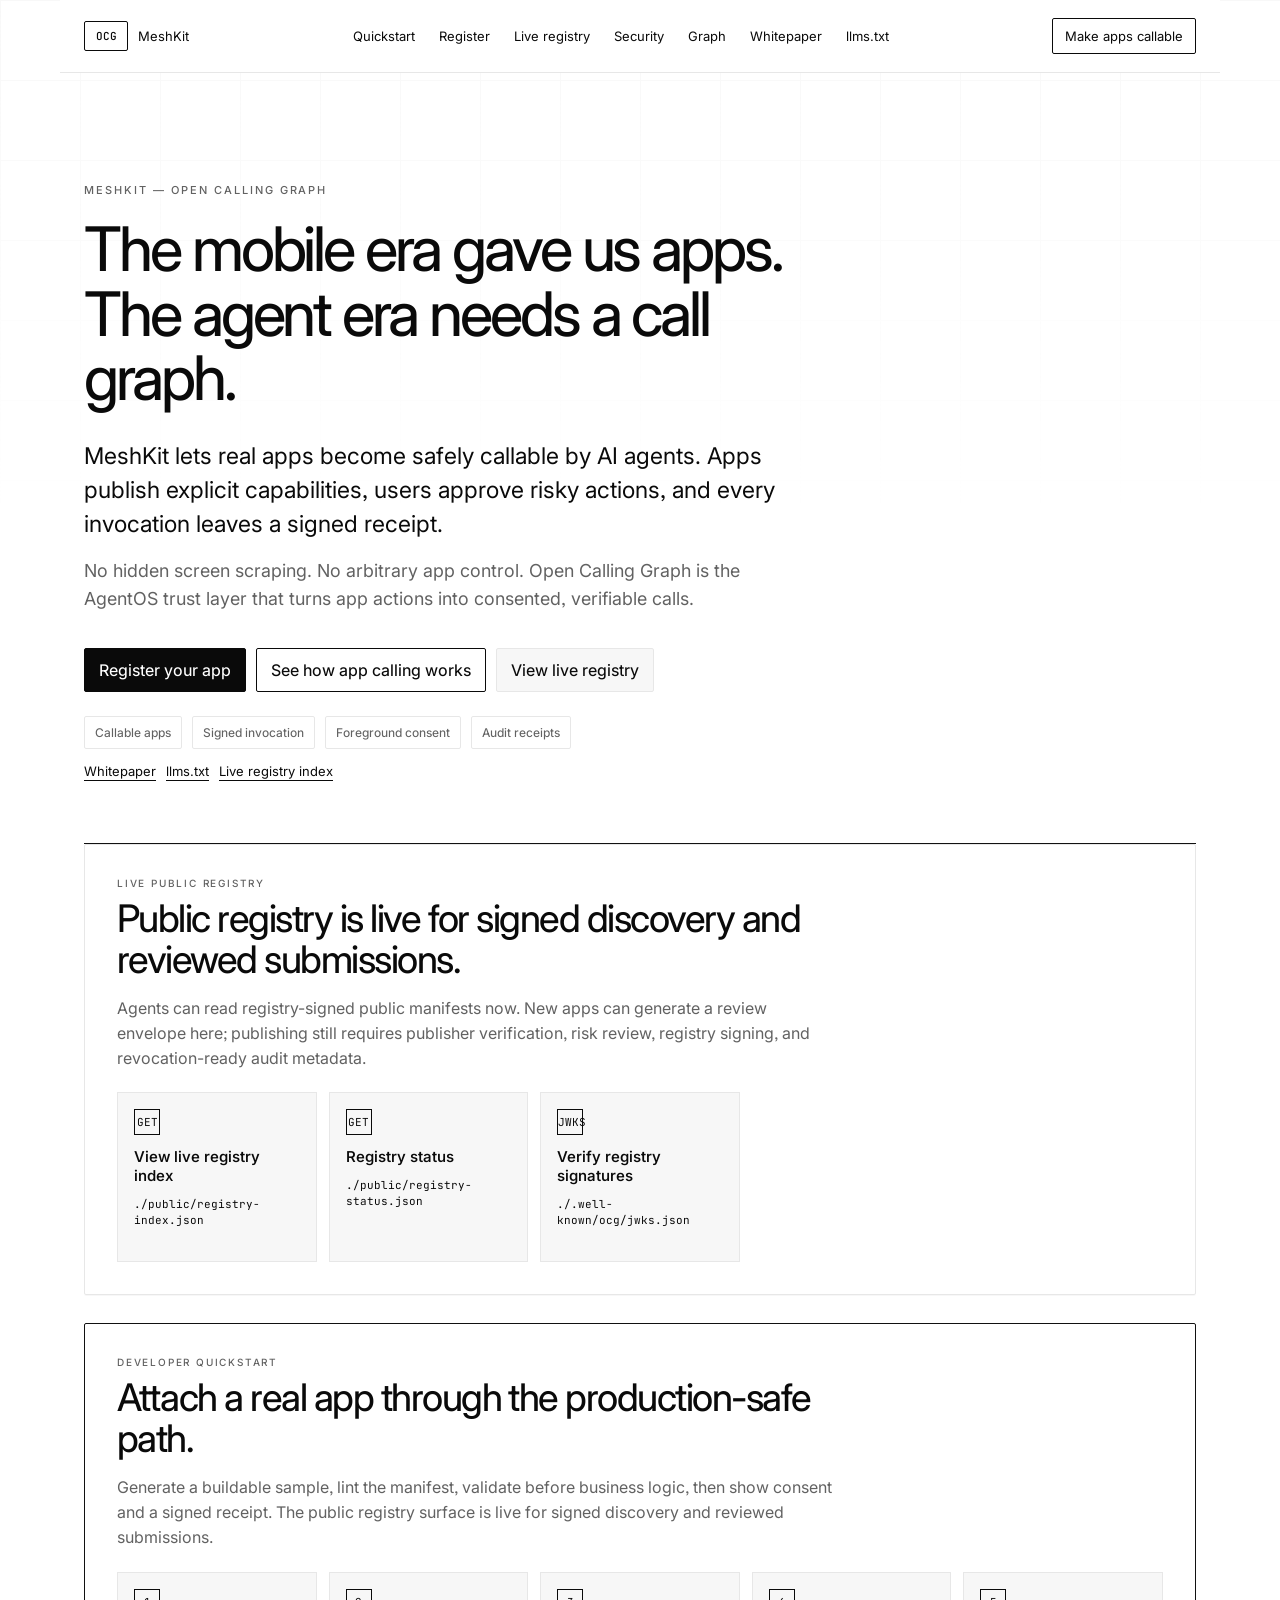
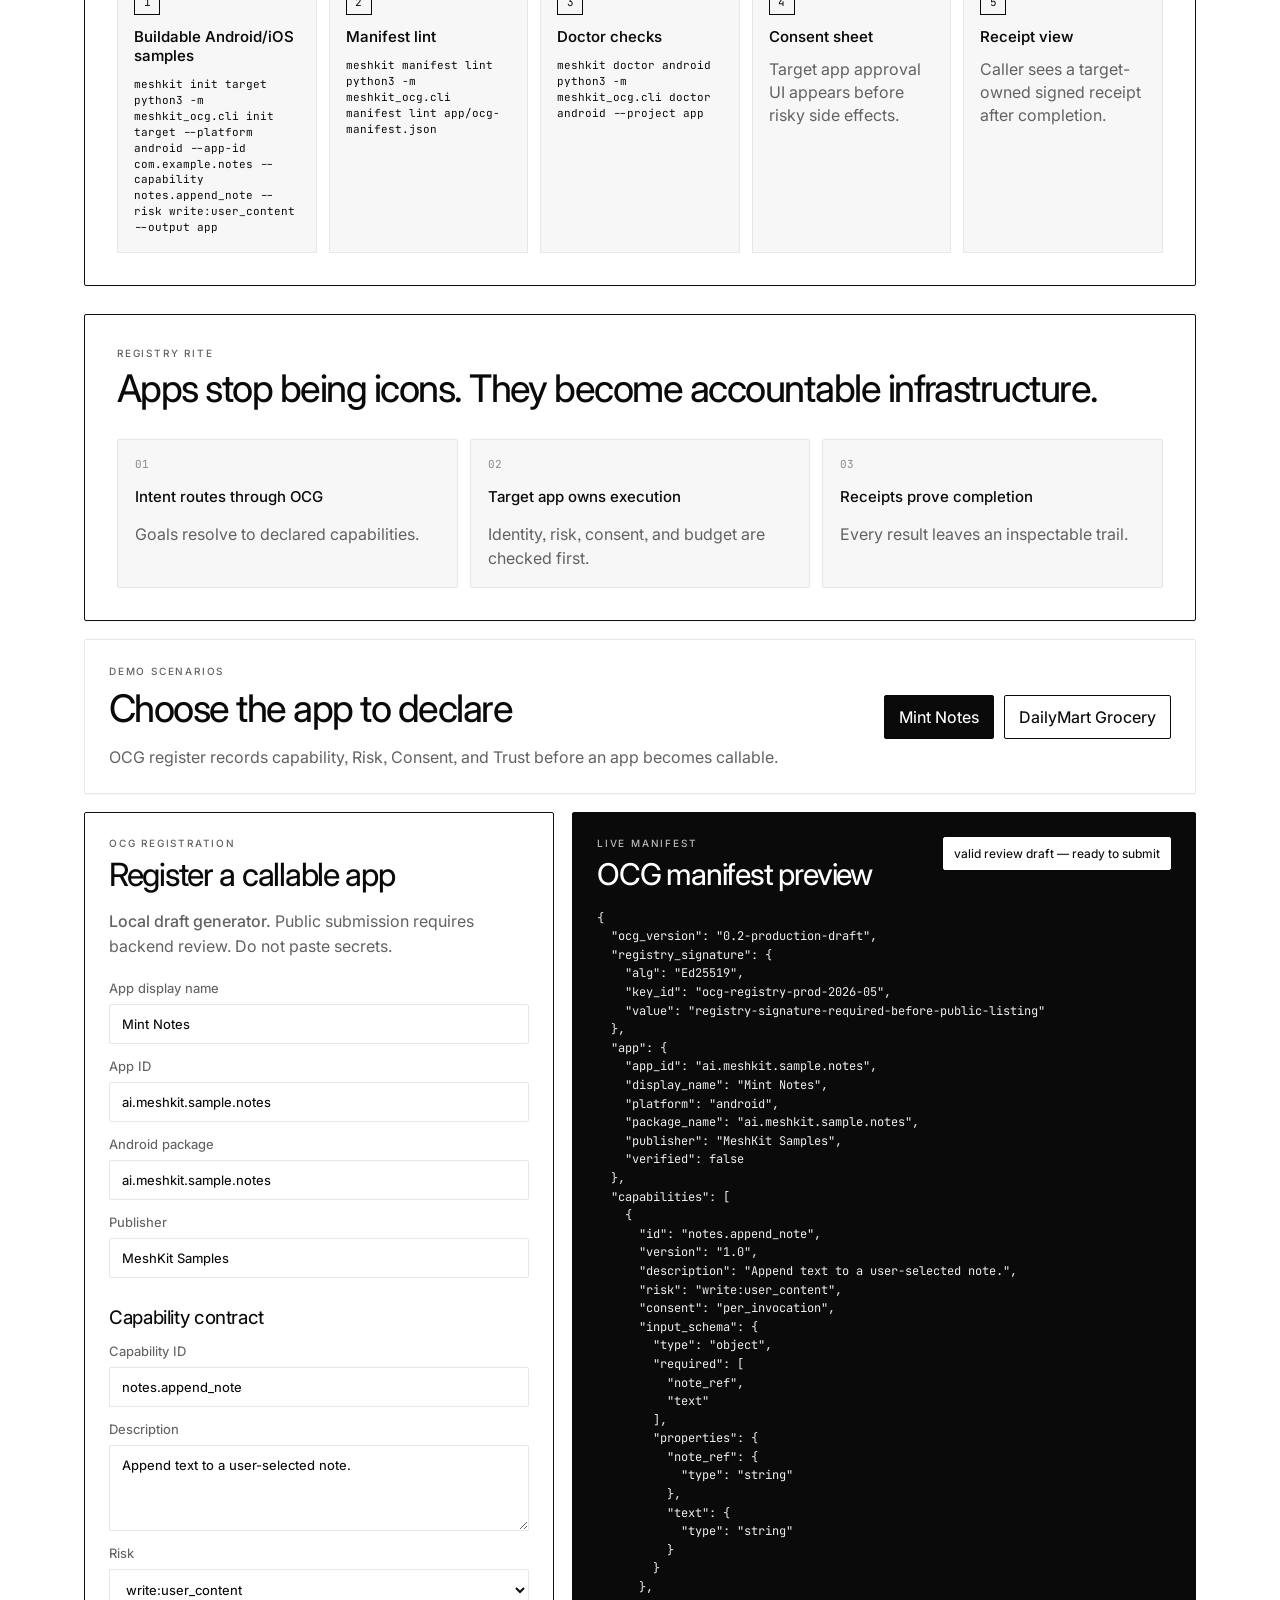
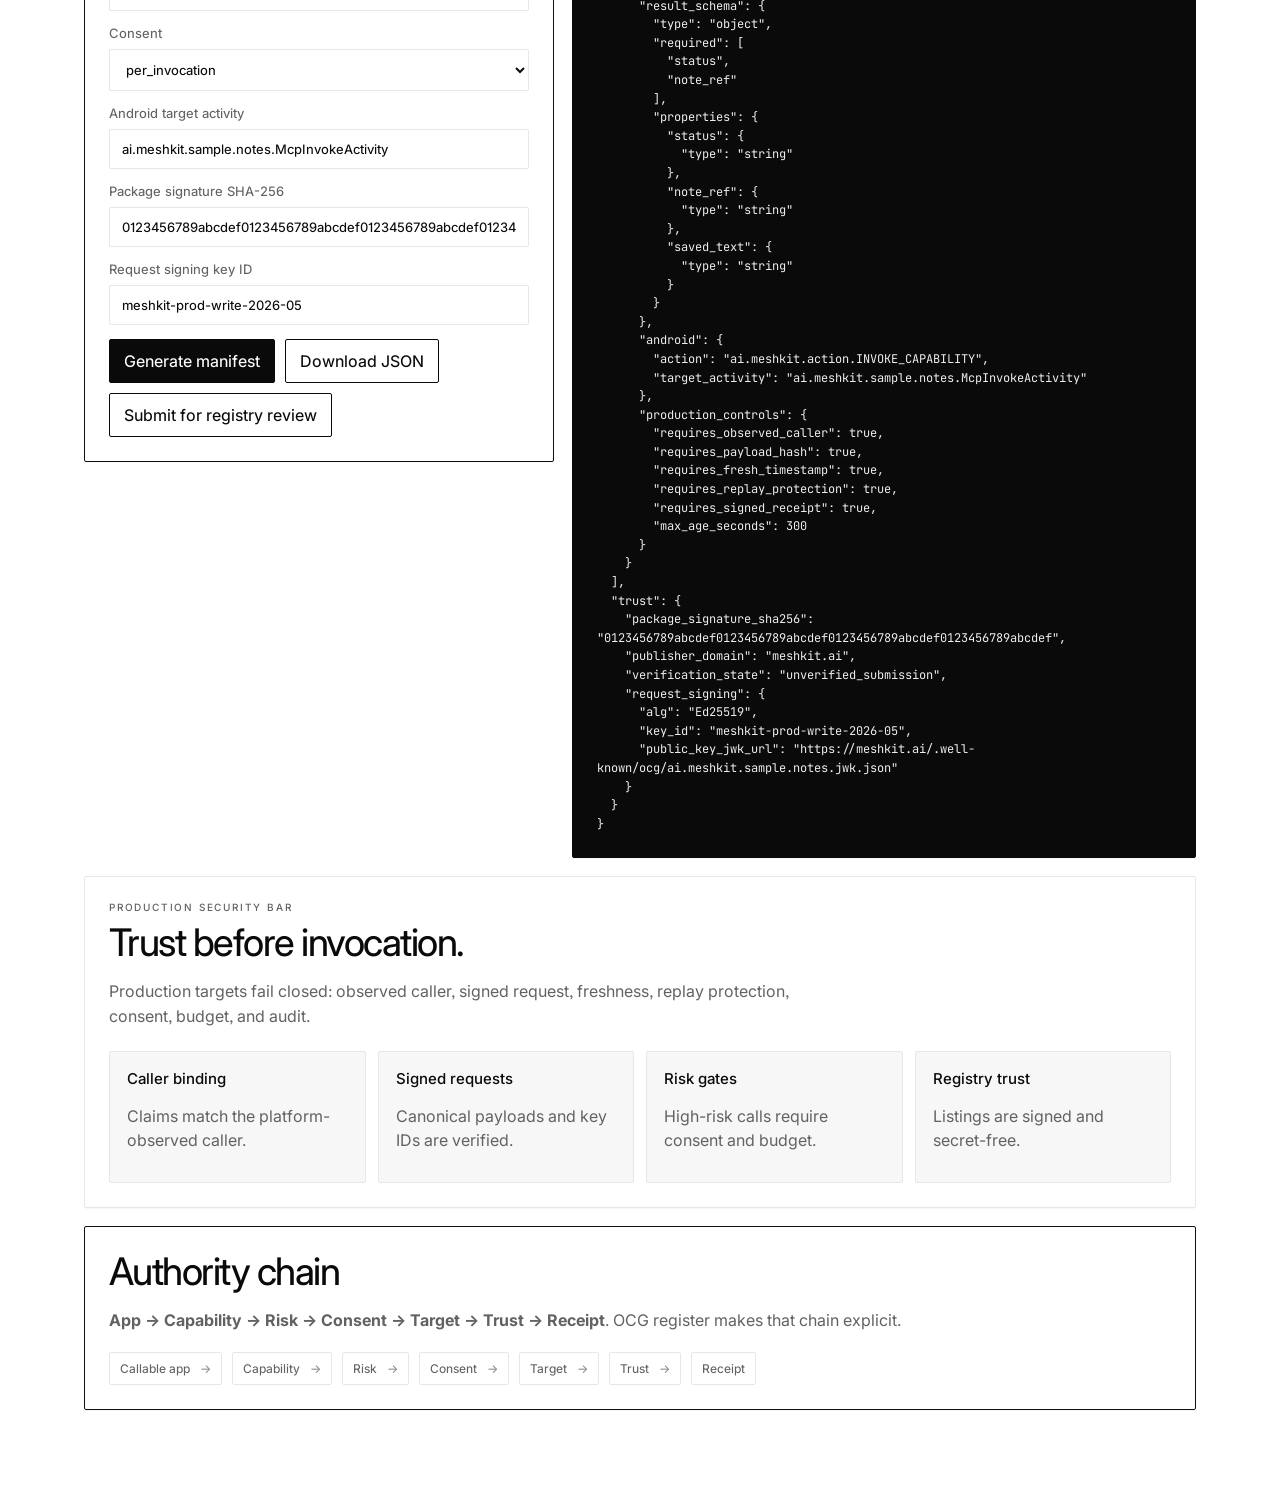
<file: index.html>
<!doctype html>
<html lang="en">
<head>
  <meta charset="utf-8" />
  <meta name="viewport" content="width=device-width, initial-scale=1" />
  <title>Open Calling Graph • MeshKit</title>
  <link rel="preconnect" href="https://fonts.googleapis.com" />
  <link rel="preconnect" href="https://fonts.gstatic.com" crossorigin />
  <link href="https://fonts.googleapis.com/css2?family=Inter:wght@300;400;500;600;700;800&family=JetBrains+Mono:wght@400;500;600&display=swap" rel="stylesheet" />
  <link rel="stylesheet" href="./style.css?v=plain-hero-1" />
</head>
<body data-scenario="notes">
  <div class="meshGlow meshGlowA"></div>
  <div class="meshGlow meshGlowB"></div>

  <header class="nav">
    <a class="brand" href="#top" aria-label="MeshKit home"><span class="mark">OCG</span><span>MeshKit</span></a>
    <nav aria-label="Primary navigation">
      <a href="#quickstart">Quickstart</a>
      <a href="#register">Register</a>
      <a href="#live-registry">Live registry</a>
      <a href="#security">Security</a>
      <a href="#graph">Graph</a>
      <a href="./whitepaper.html">Whitepaper</a>
      <a href="./llms.txt">llms.txt</a>
    </nav>
    <a class="navCta" href="#register">Make apps callable</a>
  </header>

  <main id="top">
    <section class="hero">
      <p class="eyebrow">MeshKit — Open Calling Graph</p>
      <h1>The mobile era gave us apps. The agent era needs a call graph.</h1>
      <p class="lede">MeshKit lets real apps become safely callable by AI agents. Apps publish explicit capabilities, users approve risky actions, and every invocation leaves a signed receipt.</p>
      <p class="plainPromise">No hidden screen scraping. No arbitrary app control. Open Calling Graph is the AgentOS trust layer that turns app actions into consented, verifiable calls.</p>
      <div class="heroActions">
        <a class="primaryCta" href="#register">Register your app</a>
        <a class="secondaryCta" href="#graph">See how app calling works</a>
        <a class="tertiaryCta" href="#live-registry">View live registry</a>
      </div>
      <div class="heroPills" aria-label="Open Calling Graph promises">
        <span>Callable apps</span><span>Signed invocation</span><span>Foreground consent</span><span>Audit receipts</span>
      </div>
      <div class="publicFiles" aria-label="Public OCG artifacts">
        <a href="./whitepaper.html">Whitepaper</a>
        <a href="./llms.txt">llms.txt</a>
        <a href="./public/registry-index.json">Live registry index</a>
      </div>
    </section>

    <section class="card xl liveRegistry" id="live-registry">
      <div class="sectionHeader wide">
        <p class="eyebrow compact">Live public registry</p>
        <h2>Public registry is live for signed discovery and reviewed submissions.</h2>
        <p>Agents can read registry-signed public manifests now. New apps can generate a review envelope here; publishing still requires publisher verification, risk review, registry signing, and revocation-ready audit metadata.</p>
      </div>
      <div class="quickstart-grid">
        <article class="quickstart-card"><span class="code-pill">GET</span><strong>View live registry index</strong><code>./public/registry-index.json</code></article>
        <article class="quickstart-card"><span class="code-pill">GET</span><strong>Registry status</strong><code>./public/registry-status.json</code></article>
        <article class="quickstart-card"><span class="code-pill">JWKS</span><strong>Verify registry signatures</strong><code>./.well-known/ocg/jwks.json</code></article>
      </div>
    </section>

    <section class="card xl developerQuickstart" id="quickstart">
      <div class="sectionHeader wide">
        <p class="eyebrow compact">Developer quickstart</p>
        <h2>Attach a real app through the production-safe path.</h2>
        <p>Generate a buildable sample, lint the manifest, validate before business logic, then show consent and a signed receipt. The public registry surface is live for signed discovery and reviewed submissions.</p>
      </div>
      <div class="quickstart-grid">
        <article class="quickstart-card"><span class="code-pill">1</span><strong>Buildable Android/iOS samples</strong><code>meshkit init target
python3 -m meshkit_ocg.cli init target --platform android --app-id com.example.notes --capability notes.append_note --risk write:user_content --output app</code></article>
        <article class="quickstart-card"><span class="code-pill">2</span><strong>Manifest lint</strong><code>meshkit manifest lint
python3 -m meshkit_ocg.cli manifest lint app/ocg-manifest.json</code></article>
        <article class="quickstart-card"><span class="code-pill">3</span><strong>Doctor checks</strong><code>meshkit doctor android
python3 -m meshkit_ocg.cli doctor android --project app</code></article>
        <article class="quickstart-card"><span class="code-pill">4</span><strong>Consent sheet</strong><p>Target app approval UI appears before risky side effects.</p></article>
        <article class="quickstart-card"><span class="code-pill">5</span><strong>Receipt view</strong><p>Caller sees a target-owned signed receipt after completion.</p></article>
      </div>
    </section>

    <section class="thesis card xl" id="graph">
      <div>
        <p class="eyebrow compact">Registry rite</p>
        <h2>Apps stop being icons. They become accountable infrastructure.</h2>
      </div>
      <div class="thesisGrid">
        <article><span>01</span><strong>Intent routes through OCG</strong><p>Goals resolve to declared capabilities.</p></article>
        <article><span>02</span><strong>Target app owns execution</strong><p>Identity, risk, consent, and budget are checked first.</p></article>
        <article><span>03</span><strong>Receipts prove completion</strong><p>Every result leaves an inspectable trail.</p></article>
      </div>
    </section>

    <section class="scenario card" id="register">
      <div>
        <p class="eyebrow compact">Demo scenarios</p>
        <h2>Choose the app to declare</h2>
        <p>OCG register records capability, Risk, Consent, and Trust before an app becomes callable.</p>
      </div>
      <div class="scenarioActions" role="group" aria-label="Callable app scenarios">
        <button type="button" id="scenarioNotes">Mint Notes</button>
        <button type="button" id="scenarioGrocery">DailyMart Grocery</button>
      </div>
    </section>

    <section class="grid">
      <form class="card registryForm" id="registryForm">
        <div class="sectionHeader">
          <p class="eyebrow compact">OCG registration</p>
          <h2>Register a callable app</h2>
          <p class="formNote"><strong>Local draft generator.</strong> Public submission requires backend review. Do not paste secrets.</p>
        </div>
        <label>App display name <input id="displayName" value="Mint Notes" /></label>
        <label>App ID <input id="appId" value="ai.meshkit.sample.notes" /></label>
        <label>Android package <input id="packageName" value="ai.meshkit.sample.notes" /></label>
        <label>Publisher <input id="publisher" value="MeshKit Samples" /></label>

        <h3>Capability contract</h3>
        <label>Capability ID <input id="capabilityId" value="notes.append_note" /></label>
        <label>Description <textarea id="description">Append text to a user-selected note.</textarea></label>
        <label>Risk
          <select id="risk">
            <option>read:public</option>
            <option>read:user_content</option>
            <option selected>write:user_content</option>
            <option>send:external</option>
            <option>spend:money</option>
            <option>identity</option>
            <option>location</option>
          </select>
        </label>
        <label>Consent
          <select id="consent">
            <option>none</option>
            <option>first_use</option>
            <option selected>per_invocation</option>
            <option>budgeted_per_invocation</option>
            <option>always_deny</option>
          </select>
        </label>
        <label>Android target activity <input id="targetActivity" value="ai.meshkit.sample.notes.McpInvokeActivity" /></label>
        <label>Package signature SHA-256 <input id="signature" value="0123456789abcdef0123456789abcdef0123456789abcdef0123456789abcdef" /></label>
        <label>Request signing key ID <input id="keyId" value="meshkit-prod-2026-05" /></label>
        <div class="actions">
          <button type="button" id="generate">Generate manifest</button>
          <button type="button" id="download">Download JSON</button>
          <button type="button" id="submitReview">Submit for registry review</button>
        </div>
      </form>

      <aside class="card preview" id="manifest">
        <div class="previewHeader">
          <div>
            <p class="eyebrow compact">Live manifest</p>
            <h2>OCG manifest preview</h2>
          </div>
          <span id="statusBadge">valid draft</span>
        </div>
        <pre id="output" aria-live="polite"></pre>
      </aside>
    </section>

    <section class="card security" id="security">
      <div class="sectionHeader wide">
        <p class="eyebrow compact">Production security bar</p>
        <h2>Trust before invocation.</h2>
        <p>Production targets fail closed: observed caller, signed request, freshness, replay protection, consent, budget, and audit.</p>
      </div>
      <div class="securityGrid">
        <article><strong>Caller binding</strong><p>Claims match the platform-observed caller.</p></article>
        <article><strong>Signed requests</strong><p>Canonical payloads and key IDs are verified.</p></article>
        <article><strong>Risk gates</strong><p>High-risk calls require consent and budget.</p></article>
        <article><strong>Registry trust</strong><p>Listings are signed and secret-free.</p></article>
      </div>
    </section>

    <section class="card map">
      <h2>Authority chain</h2>
      <p><strong>App → Capability → Risk → Consent → Target → Trust → Receipt</strong>. OCG register makes that chain explicit.</p>
      <div class="chain">
        <span>Callable app</span><span>Capability</span><span>Risk</span><span>Consent</span><span>Target</span><span>Trust</span><span>Receipt</span>
      </div>
    </section>
  </main>
  <script src="./app.js"></script>
</body>
</html>
</file>
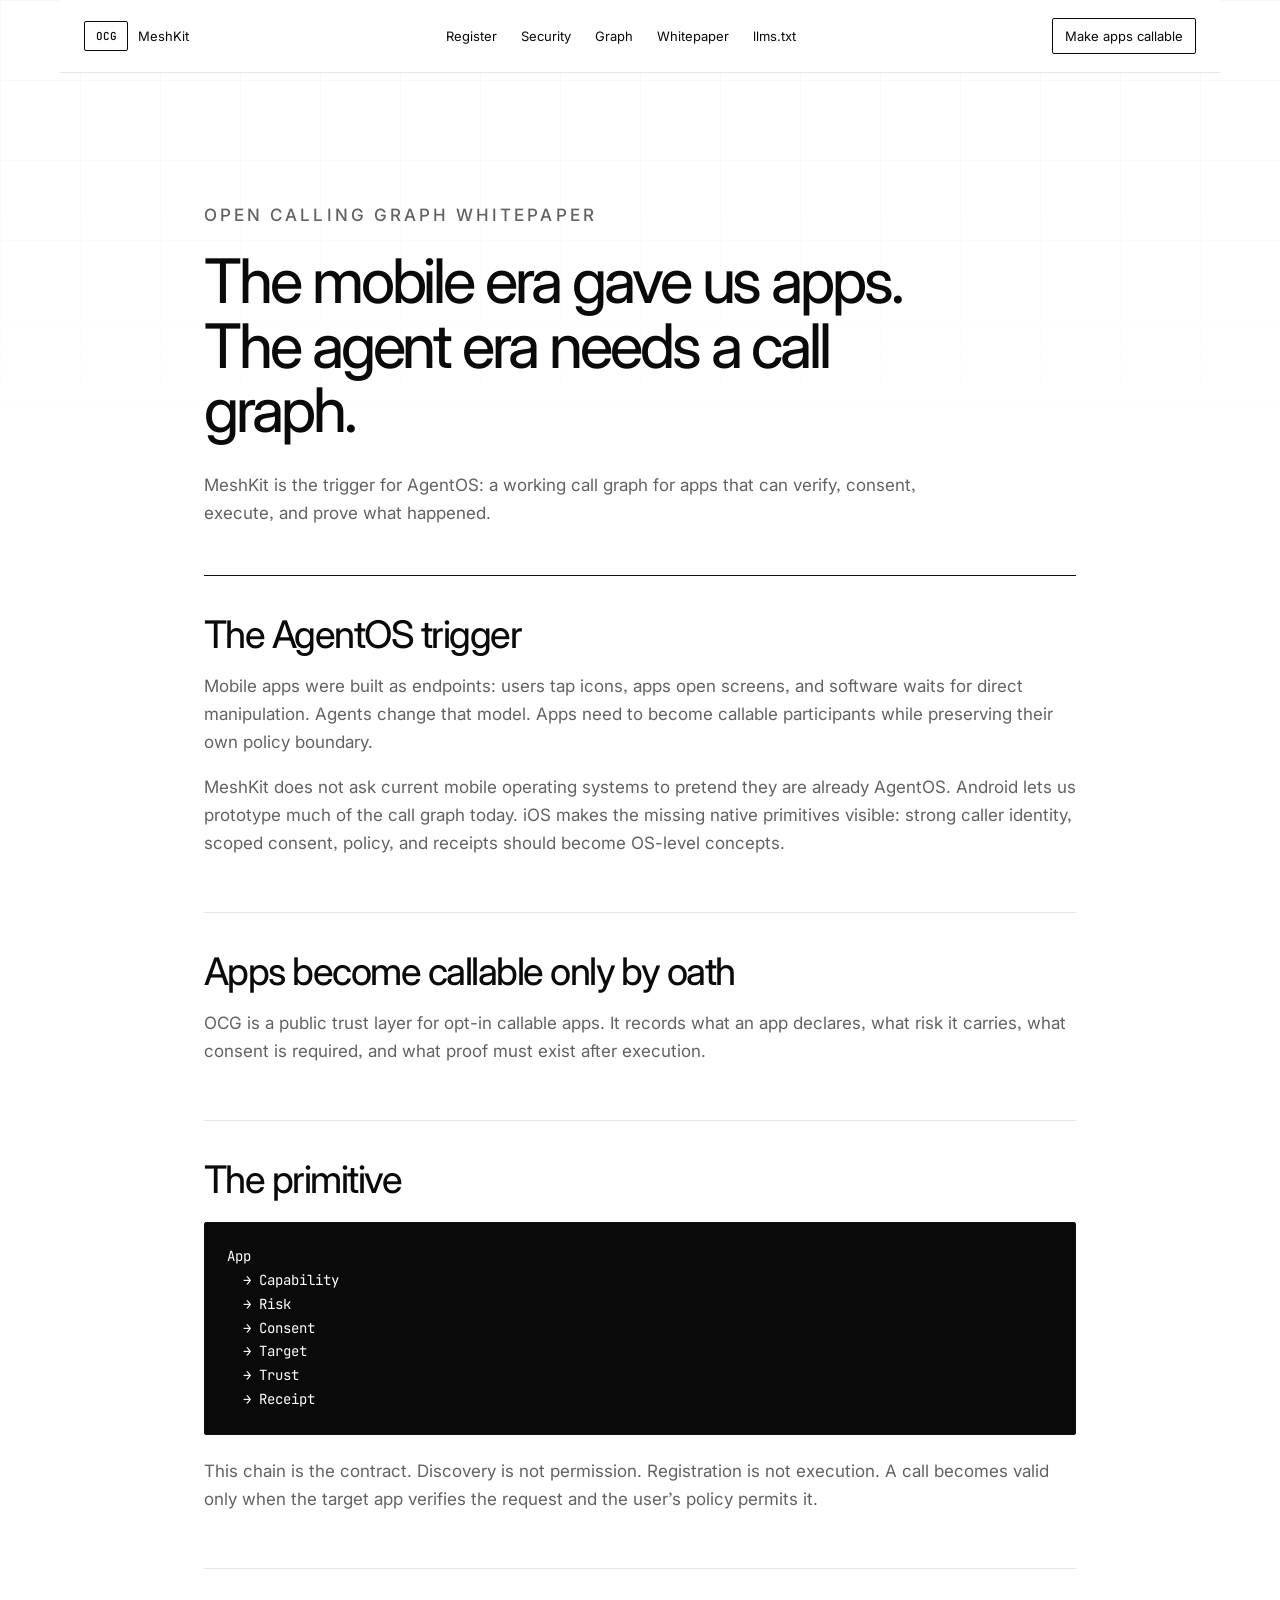
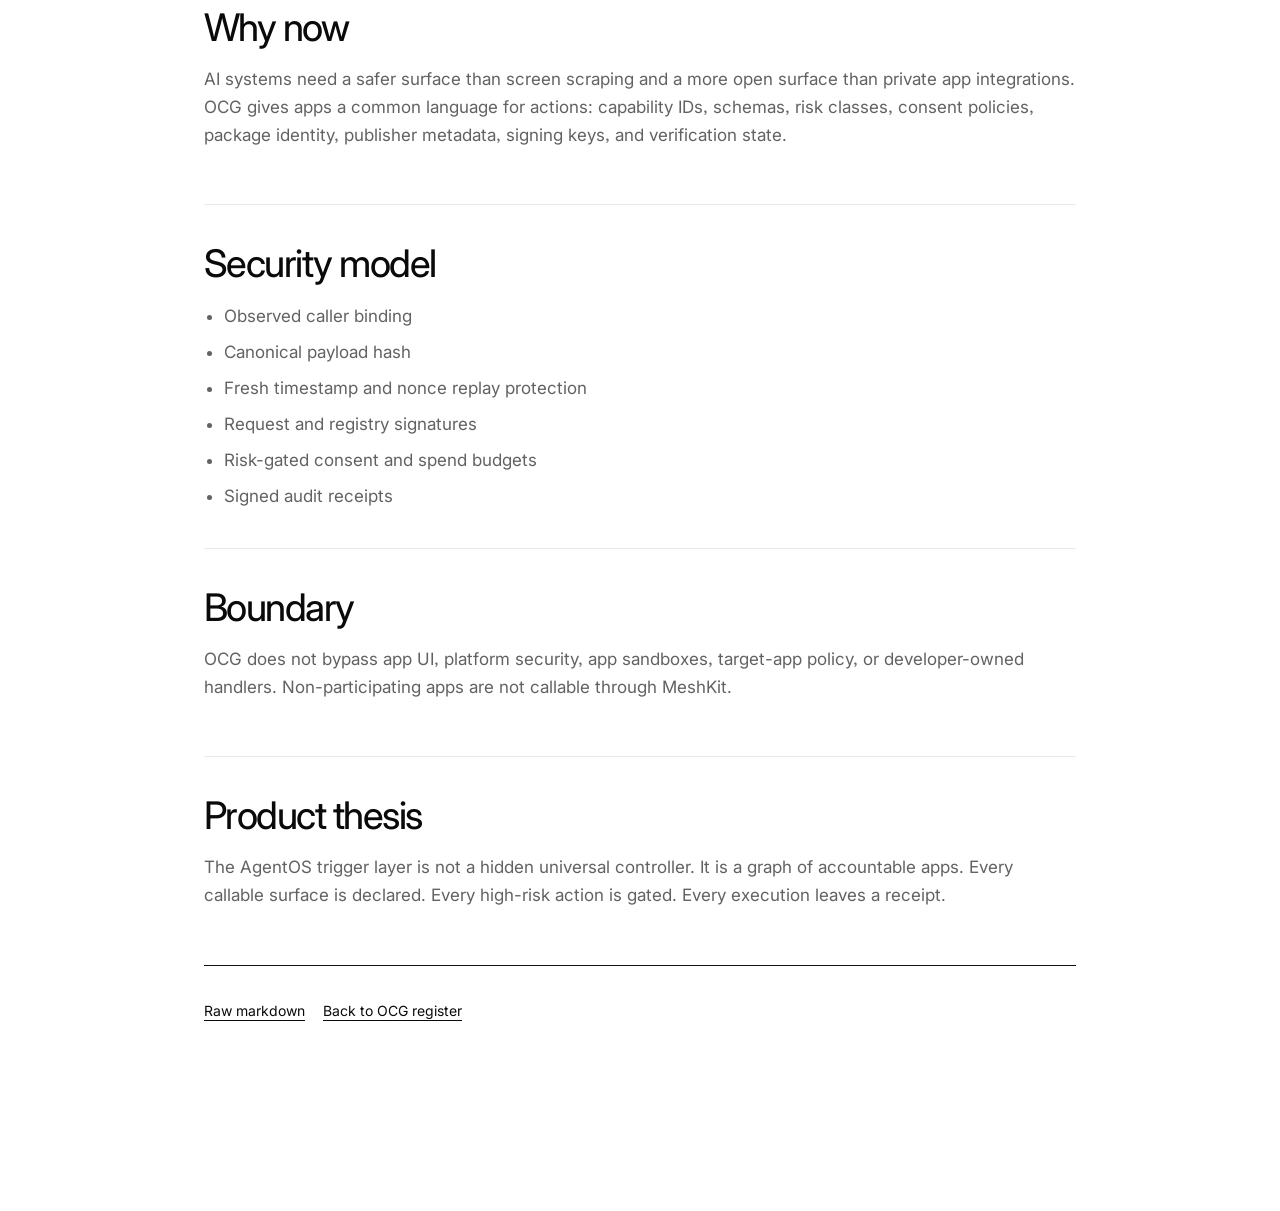
<file: whitepaper.html>
<!doctype html>
<html lang="en">
<head>
  <meta charset="utf-8" />
  <meta name="viewport" content="width=device-width, initial-scale=1" />
  <title>Open Calling Graph Whitepaper • MeshKit</title>
  <link rel="preconnect" href="https://fonts.googleapis.com" />
  <link rel="preconnect" href="https://fonts.gstatic.com" crossorigin />
  <link href="https://fonts.googleapis.com/css2?family=Inter:wght@300;400;500;600&family=JetBrains+Mono:wght@400;500&display=swap" rel="stylesheet" />
  <link rel="stylesheet" href="./style.css?v=sacred-bw-3" />
</head>
<body>
  <header class="nav">
    <a class="brand" href="./index.html#top" aria-label="MeshKit home"><span class="mark">OCG</span><span>MeshKit</span></a>
    <nav aria-label="Primary navigation">
      <a href="./index.html#register">Register</a>
      <a href="./index.html#security">Security</a>
      <a href="./index.html#graph">Graph</a>
      <a href="./whitepaper.html" aria-current="page">Whitepaper</a>
      <a href="./llms.txt">llms.txt</a>
    </nav>
    <a class="navCta" href="./index.html#register">Make apps callable</a>
  </header>

  <main class="paperMain">
    <article class="paper">
      <p class="eyebrow">Open Calling Graph whitepaper</p>
      <h1>The mobile era gave us apps. The agent era needs a call graph.</h1>
      <p class="lede">MeshKit is the trigger for AgentOS: a working call graph for apps that can verify, consent, execute, and prove what happened.</p>

      <section>
        <h2>The AgentOS trigger</h2>
        <p>Mobile apps were built as endpoints: users tap icons, apps open screens, and software waits for direct manipulation. Agents change that model. Apps need to become callable participants while preserving their own policy boundary.</p>
        <p>MeshKit does not ask current mobile operating systems to pretend they are already AgentOS. Android lets us prototype much of the call graph today. iOS makes the missing native primitives visible: strong caller identity, scoped consent, policy, and receipts should become OS-level concepts.</p>
      </section>

      <section>
        <h2>Apps become callable only by oath</h2>
        <p>OCG is a public trust layer for opt-in callable apps. It records what an app declares, what risk it carries, what consent is required, and what proof must exist after execution.</p>
      </section>

      <section>
        <h2>The primitive</h2>
        <pre class="paperCode">App
  → Capability
  → Risk
  → Consent
  → Target
  → Trust
  → Receipt</pre>
        <p>This chain is the contract. Discovery is not permission. Registration is not execution. A call becomes valid only when the target app verifies the request and the user’s policy permits it.</p>
      </section>

      <section>
        <h2>Why now</h2>
        <p>AI systems need a safer surface than screen scraping and a more open surface than private app integrations. OCG gives apps a common language for actions: capability IDs, schemas, risk classes, consent policies, package identity, publisher metadata, signing keys, and verification state.</p>
      </section>

      <section>
        <h2>Security model</h2>
        <ul>
          <li>Observed caller binding</li>
          <li>Canonical payload hash</li>
          <li>Fresh timestamp and nonce replay protection</li>
          <li>Request and registry signatures</li>
          <li>Risk-gated consent and spend budgets</li>
          <li>Signed audit receipts</li>
        </ul>
      </section>

      <section>
        <h2>Boundary</h2>
        <p>OCG does not bypass app UI, platform security, app sandboxes, target-app policy, or developer-owned handlers. Non-participating apps are not callable through MeshKit.</p>
      </section>

      <section>
        <h2>Product thesis</h2>
        <p>The AgentOS trigger layer is not a hidden universal controller. It is a graph of accountable apps. Every callable surface is declared. Every high-risk action is gated. Every execution leaves a receipt.</p>
      </section>

      <footer class="paperFooter">
        <a href="./whitepaper.md">Raw markdown</a>
        <a href="./index.html">Back to OCG register</a>
      </footer>
    </article>
  </main>
</body>
</html>
</file>
<file: style.css>
:root {
  --bg: #ffffff;
  --ink: #0a0a0a;
  --muted: #626262;
  --soft: #8a8a8a;
  --line: #e7e7e7;
  --line-strong: #111111;
  --surface: #ffffff;
  --surface-quiet: #f7f7f7;
  --focus: #111111;
}

* { box-sizing: border-box; }
html { scroll-behavior: smooth; }
body {
  margin: 0;
  min-height: 100vh;
  font-family: 'Inter', ui-sans-serif, system-ui, -apple-system, BlinkMacSystemFont, "Segoe UI", sans-serif;
  font-feature-settings: "cv01", "ss03", "kern";
  background: var(--bg);
  color: var(--ink);
}
body::before {
  content: "";
  position: fixed;
  inset: 0;
  pointer-events: none;
  background-image: linear-gradient(#f2f2f2 1px, transparent 1px), linear-gradient(90deg, #f2f2f2 1px, transparent 1px);
  background-size: 80px 80px;
  opacity: .55;
  mask-image: linear-gradient(to bottom, #000 0%, transparent 58%);
}
.meshGlow { display: none; }

.nav {
  position: sticky;
  top: 0;
  z-index: 20;
  display: flex;
  align-items: center;
  justify-content: space-between;
  gap: 24px;
  max-width: 1160px;
  margin: 0 auto;
  padding: 18px 24px;
  background: rgba(255,255,255,.92);
  border-bottom: 1px solid var(--line);
  backdrop-filter: blur(18px);
}
.brand, .nav a { color: var(--ink); text-decoration: none; font-size: 13px; font-weight: 400; }
.brand { display: flex; align-items: center; gap: 10px; }
.mark {
  display: inline-grid;
  place-items: center;
  height: 30px;
  min-width: 44px;
  border: 1px solid var(--ink);
  border-radius: 2px;
  background: #fff;
  color: var(--ink);
  font-family: 'JetBrains Mono', monospace;
  font-size: 11px;
  font-weight: 500;
}
.nav nav { display: flex; gap: 24px; }
.navCta { padding: 9px 12px; border: 1px solid var(--ink); border-radius: 2px; background: #fff; }

main { max-width: 1160px; margin: 0 auto; padding: 58px 24px 96px; position: relative; z-index: 1; }
.hero { min-height: 560px; display: grid; align-content: center; padding: 52px 0 64px; border-bottom: 1px solid var(--line-strong); }
.eyebrow { color: var(--muted); text-transform: uppercase; letter-spacing: .18em; font-weight: 500; font-size: 11px; margin: 0 0 20px; }
.eyebrow.compact { margin: 0 0 9px; font-size: 10px; }
h1 { max-width: 760px; font-size: clamp(36px, 4.8vw, 62px); line-height: 1.05; margin: 0; letter-spacing: -.05em; font-weight: 450; }
h2 { margin: 0; font-size: clamp(24px, 3vw, 38px); line-height: 1.08; letter-spacing: -.04em; font-weight: 450; }
h3 { margin: 28px 0 12px; color: var(--ink); letter-spacing: -.02em; font-weight: 450; }
.lede { max-width: 720px; font-size: clamp(18px, 1.9vw, 23px); line-height: 1.48; color: var(--ink); margin: 28px 0 0; }
.plainPromise { max-width: 690px; margin: 16px 0 0; color: var(--muted); font-size: clamp(15px, 1.4vw, 18px); line-height: 1.6; }
.heroActions, .actions, .scenarioActions, .heroPills, .chain, .publicFiles { display: flex; flex-wrap: wrap; gap: 10px; }
.heroActions { margin-top: 34px; }
.primaryCta, .secondaryCta, .tertiaryCta, button {
  border: 1px solid var(--ink);
  border-radius: 2px;
  padding: 11px 14px;
  font: inherit;
  font-weight: 450;
  cursor: pointer;
  text-decoration: none;
}
.primaryCta, button { color: #fff; background: var(--ink); }
.secondaryCta, button + button { color: var(--ink); background: #fff; box-shadow: none; }
.tertiaryCta { color: var(--ink); border-color: var(--line); background: var(--surface-quiet); }
.heroPills { margin-top: 24px; max-width: 760px; }
.publicFiles { margin-top: 14px; }
.publicFiles a { color: var(--ink); font-size: 13px; font-weight: 400; text-decoration: underline; text-underline-offset: 4px; }
.heroPills span, .chain span, #statusBadge {
  border: 1px solid var(--line);
  background: var(--surface);
  color: var(--muted);
  border-radius: 2px;
  padding: 8px 10px;
  font-weight: 450;
  font-size: 12px;
}

.grid { display: grid; grid-template-columns: minmax(320px, 470px) 1fr; gap: 18px; align-items: start; margin-top: 18px; }
.card {
  background: var(--surface);
  border: 1px solid var(--line);
  border-radius: 2px;
  padding: 24px;
  box-shadow: 0 1px 0 rgba(0,0,0,.03);
}
.card.xl { padding: 32px; }
.sectionHeader { margin-bottom: 22px; }
.sectionHeader.wide { max-width: 720px; }
.sectionHeader p:not(.eyebrow) { color: var(--muted); font-size: 16px; line-height: 1.55; }
.thesis { margin: 28px 0 18px; display: grid; gap: 30px; border-color: var(--line-strong); }
.developerQuickstart { margin: 28px 0 18px; border-color: var(--line-strong); }
.quickstart-grid { display: grid; grid-template-columns: repeat(5, 1fr); gap: 12px; }
.quickstart-card { min-height: 170px; padding: 16px; border: 1px solid var(--line); background: var(--surface-quiet); display: grid; gap: 12px; align-content: start; }
.quickstart-card strong { font-weight: 550; font-size: 15px; }
.quickstart-card p { margin: 0; color: var(--muted); line-height: 1.45; }
.quickstart-card code { white-space: pre-wrap; word-break: break-word; font-family: 'JetBrains Mono', ui-monospace, monospace; font-size: 11px; line-height: 1.45; color: var(--ink); }
.code-pill { width: 26px; height: 26px; display: inline-grid; place-items: center; border: 1px solid var(--ink); font-family: 'JetBrains Mono', monospace; font-size: 11px; }
.thesisGrid, .securityGrid { display: grid; grid-template-columns: repeat(3, 1fr); gap: 12px; }
.securityGrid { grid-template-columns: repeat(4, 1fr); }
.thesisGrid article, .securityGrid article {
  min-height: 132px;
  padding: 17px;
  border: 1px solid var(--line);
  border-radius: 2px;
  background: var(--surface-quiet);
}
.thesisGrid span { display: block; color: var(--soft); font-family: 'JetBrains Mono', monospace; font-size: 11px; margin-bottom: 16px; }
.thesisGrid strong, .securityGrid strong { display: block; color: var(--ink); font-size: 15px; font-weight: 500; margin-bottom: 8px; }
.thesisGrid p, .securityGrid p, .scenario p, .map p { color: var(--muted); line-height: 1.5; margin-bottom: 0; }
.scenario { display: flex; justify-content: space-between; gap: 20px; align-items: center; }
body[data-scenario="grocery"] #scenarioGrocery, body[data-scenario="notes"] #scenarioNotes { background: var(--ink); color: #fff; }
.registryForm { border-color: var(--line-strong); }
.registryForm h2 { font-size: 32px; }
.formNote strong { font-weight: 500; }
label { display: grid; gap: 8px; margin: 14px 0; color: var(--muted); font-weight: 450; font-size: 13px; }
input, textarea, select {
  width: 100%;
  border: 1px solid var(--line);
  border-radius: 2px;
  padding: 11px 12px;
  background: #fff;
  color: var(--ink);
  font: inherit;
  outline: none;
}
input:focus, textarea:focus, select:focus { border-color: var(--focus); box-shadow: 0 0 0 2px #fff, 0 0 0 4px var(--focus); }
textarea { min-height: 86px; resize: vertical; }
.preview { min-height: 740px; background: #0a0a0a; color: #fff; border-color: #0a0a0a; }
.preview .eyebrow, .preview p { color: #b8b8b8; }
.previewHeader { display: flex; justify-content: space-between; gap: 14px; align-items: start; }
.preview h2 { font-size: 30px; color: #fff; }
.preview #statusBadge { background: #fff; color: #0a0a0a; border-color: #fff; }
.preview pre { white-space: pre-wrap; word-break: break-word; font-family: 'JetBrains Mono', ui-monospace, monospace; font-size: 12px; color: #eeeeee; line-height: 1.55; margin: 18px 0 0; }
.security { margin-top: 18px; }
.map { margin-top: 18px; border-color: var(--line-strong); }
.chain { margin-top: 20px; }
.chain span { position: relative; }
.chain span:not(:last-child)::after { content: "→"; color: var(--soft); margin-left: 10px; }
.paperMain { max-width: 920px; }
.paper { padding: 70px 0 96px; }
.paper h1 { max-width: 760px; }
.paper section { padding: 38px 0; border-top: 1px solid var(--line); }
.paper section:first-of-type { margin-top: 48px; border-top-color: var(--line-strong); }
.paper p, .paper li { color: var(--muted); font-size: 17px; line-height: 1.65; }
.paper ul { margin: 18px 0 0; padding-left: 20px; }
.paper li + li { margin-top: 8px; }
.paperCode {
  margin: 22px 0;
  padding: 22px;
  border: 1px solid var(--line-strong);
  border-radius: 2px;
  background: #0a0a0a;
  color: #fff;
  font-family: 'JetBrains Mono', ui-monospace, monospace;
  font-size: 14px;
  line-height: 1.7;
}
.paperFooter { display: flex; gap: 18px; padding-top: 36px; border-top: 1px solid var(--line-strong); }
.paperFooter a { color: var(--ink); text-decoration: underline; text-underline-offset: 4px; font-size: 14px; }
@media (max-width: 920px) {
  .nav nav { display: none; }
  .grid, .thesisGrid, .securityGrid, .quickstart-grid { grid-template-columns: 1fr; }
  .scenario { display: grid; }
  .hero { min-height: auto; }
}
@media (max-width: 560px) {
  main { padding-inline: 16px; }
  .nav { padding-inline: 16px; }
  .navCta { display: none; }
  h1 { font-size: 40px; }
}
</file>
